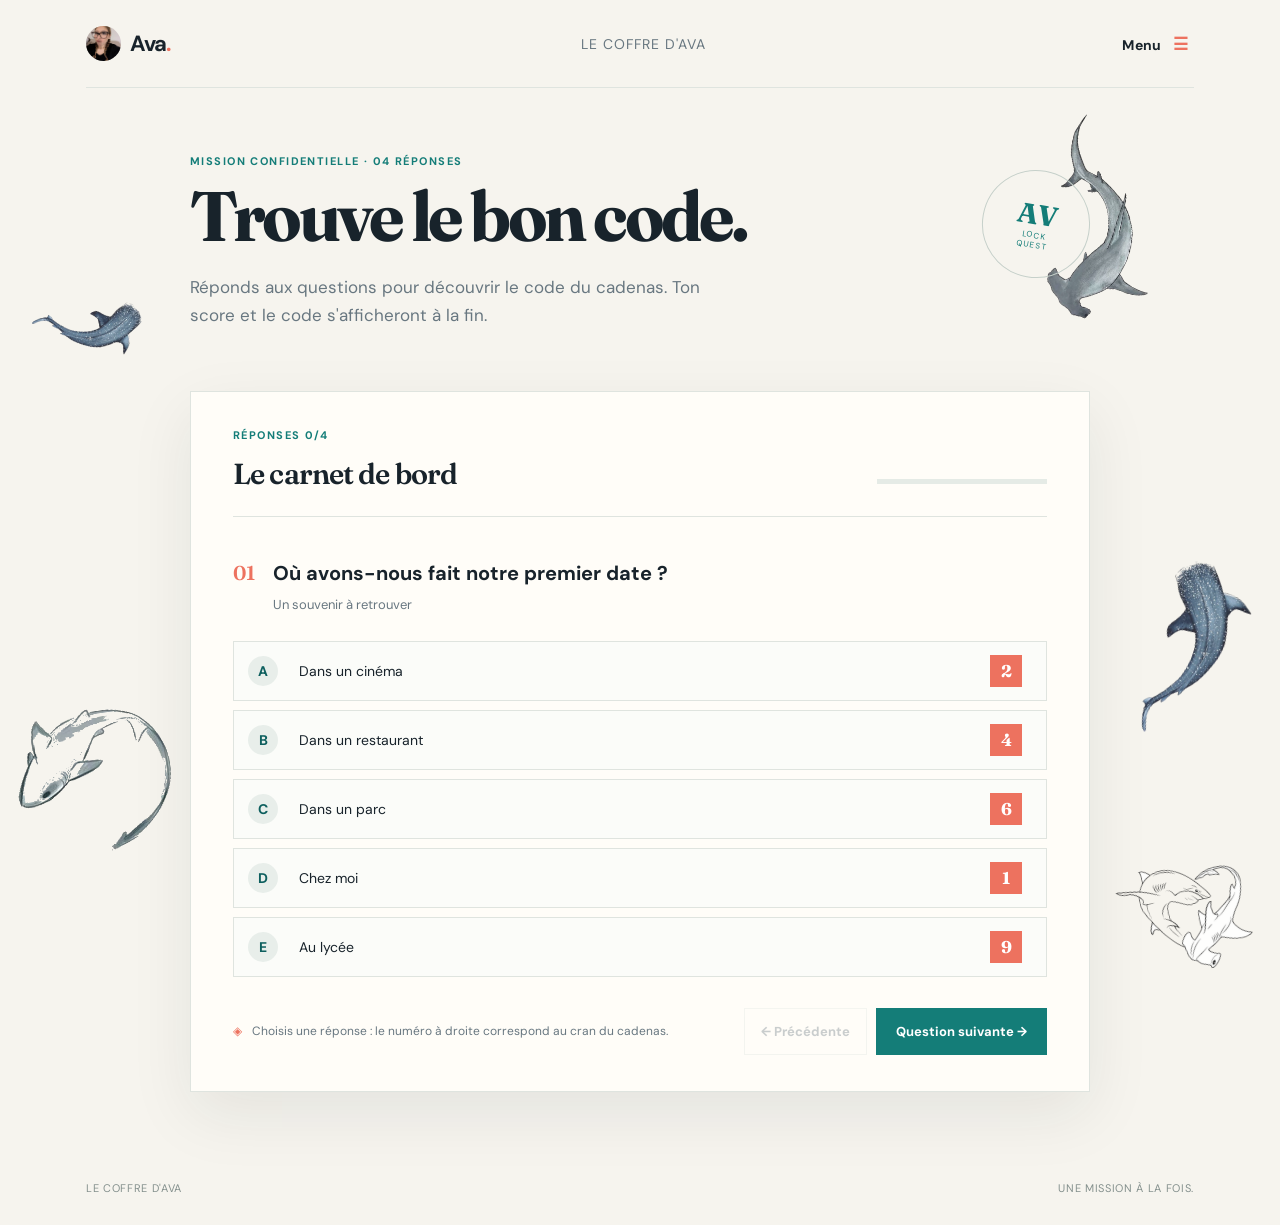
<file: index.html>
<!doctype html>
<html lang="fr">
<head>
  <meta charset="UTF-8">
  <meta name="viewport" content="width=device-width, initial-scale=1.0">
  <title>Le coffre d'Ava | Questionnaire</title>
  <link rel="preconnect" href="https://fonts.googleapis.com">
  <link rel="preconnect" href="https://fonts.gstatic.com" crossorigin>
  <link href="https://fonts.googleapis.com/css2?family=DM+Sans:wght@400;500;700&family=Fraunces:opsz,wght@9..144,600;9..144,700&display=swap" rel="stylesheet">
  <link rel="stylesheet" href="styles.css">
</head>
<body>
  <div class="site-shell">
    <header class="topbar">
      <a class="brand" href="index.html" aria-label="Retour au questionnaire">
        <img class="brand-mark" src="assets/logo-photo.jpg" alt="Photo de Khadija">
        <span>Ava<span class="brand-dot">.</span></span>
      </a>
      <div class="topbar-title">Le coffre d'Ava</div>
      <div class="menu-wrap">
        <button class="menu-button" id="menuButton" aria-expanded="false" aria-controls="menuPanel">Menu <span>☰</span></button>
        <nav class="menu-panel" id="menuPanel" aria-label="Navigation principale">
          <a href="index.html">Questionnaire</a>
          <button id="historyLink" type="button">Historique</button>
          <a href="aide.html">Aide</a>
        </nav>
      </div>
    </header>

    <main class="questionnaire-main">
      <img class="marine-decoration shark-left" src="assets/shark-left.png" alt="" aria-hidden="true">
      <img class="marine-decoration shark-right" src="assets/shark-right.png" alt="" aria-hidden="true">
      <img class="marine-decoration shark-flower" src="assets/flower-hammerhead.png" alt="" aria-hidden="true">
      <img class="marine-decoration shark-thresher" src="assets/thresher-shark.png" alt="" aria-hidden="true">
      <img class="marine-decoration shark-duo" src="assets/duo-shark.png" alt="" aria-hidden="true">
      <section class="intro">
        <div>
          <p class="eyebrow">Mission confidentielle · <span id="questionTotalLabel">04</span> réponses</p>
          <h1>Trouve le bon code.</h1>
          <p class="intro-copy">Réponds aux questions pour découvrir le code du cadenas. Ton score et le code s'afficheront à la fin.</p>
        </div>
        <div class="seal" aria-hidden="true"><span>AV</span><small>LOCK<br>QUEST</small></div>
      </section>

      <section class="question-board" aria-labelledby="question-title">
        <div class="board-heading">
          <div>
            <p class="eyebrow">Réponses <span id="answeredCount">0</span>/<span id="questionTotal">4</span></p>
            <h2 id="question-title">Le carnet de bord</h2>
          </div>
          <div class="progress-track" aria-label="Progression"><span id="progressBar"></span></div>
        </div>
        <form id="quizForm">
          <div class="question-list" id="questionList"></div>
          <div class="form-footer">
            <p class="hint"><span>◈</span> Choisis une réponse : le numéro à droite correspond au cran du cadenas.</p>
            <div class="navigation-buttons"><button class="secondary-button" id="previousQuestion" type="button">← Précédente</button><button class="primary-button" id="nextQuestion" type="button">Question suivante <span>→</span></button></div>
          </div>
        </form>
      </section>

      <section class="history-section" id="historySection" hidden>
        <div class="section-heading">
          <div><p class="eyebrow">Tes tentatives</p><h2>Historique</h2></div>
          <button class="text-button" id="clearHistory" type="button">Effacer</button>
        </div>
        <div id="historyList" class="history-list"></div>
      </section>
    </main>

    <footer><span>Le coffre d'Ava</span><span>Une mission à la fois.</span></footer>
  </div>
  <div class="modal-backdrop" id="resultModal" hidden>
    <section class="result-modal" role="dialog" aria-modal="true" aria-labelledby="resultTitle">
      <button class="close-button" id="closeModal" aria-label="Fermer">×</button>
      <div id="regularResult">
        <div class="result-icon" id="resultIcon">✦</div>
        <p class="eyebrow">Mission terminée</p>
        <h2 id="resultTitle">Ton score est prêt.</h2>
        <p id="resultText"></p>
        <div class="score-display"><strong id="scoreNumber">0</strong><span>/ <span id="scoreTotal">4</span> bonnes réponses</span></div>
        <div class="score-display"><strong id="lockCode"></strong><span>Code du cadenas</span></div>
      </div>
      <div id="successResult" class="success-result" hidden>
        <p class="success-score"><span id="successScore">0</span>/<span id="successTotal">4</span></p>
        <p class="eyebrow">Mission réussie</p>
        <h2>Le coffre peut être ouvert.</h2>
        <p class="success-message">GG tu as répondu à toutes les questions sans faire de faute j'espère que tu as kiffé le petit questionnaire que j'ai fait pour toi.<br><br>Bon je te fais aussi une petite lettre pour ton anniversaire, déjà joyeux anniversaire je suis très content d'être toujours à t'es côté et j'espère l'être encore longtemps même si il y a eu des bas il y a eu aussi de bonnes choses. On a pas fini de découvrir des choses ensemble. Je t'offre un cadeau en espérant que ça te plaise (ta intérêt sinon je le reprends enflure). Sache que je t'aime de tout mon cœur et j'espère encore une fois que ton cadeau te plaît.<br><br>Joyeux anniversaire mon bb 😋<br><br>Ps : non je me suis pas br avec cette fois-ci</p>
        <div class="lock-code">
          <span>Code du cadenas</span>
          <strong id="successLockCode"></strong>
        </div>
      </div>
      <button class="primary-button" id="newAttempt" type="button">Nouvelle tentative <span>↻</span></button>
    </section>
  </div>
  <script src="app.js"></script>
</body>
</html>
</file>
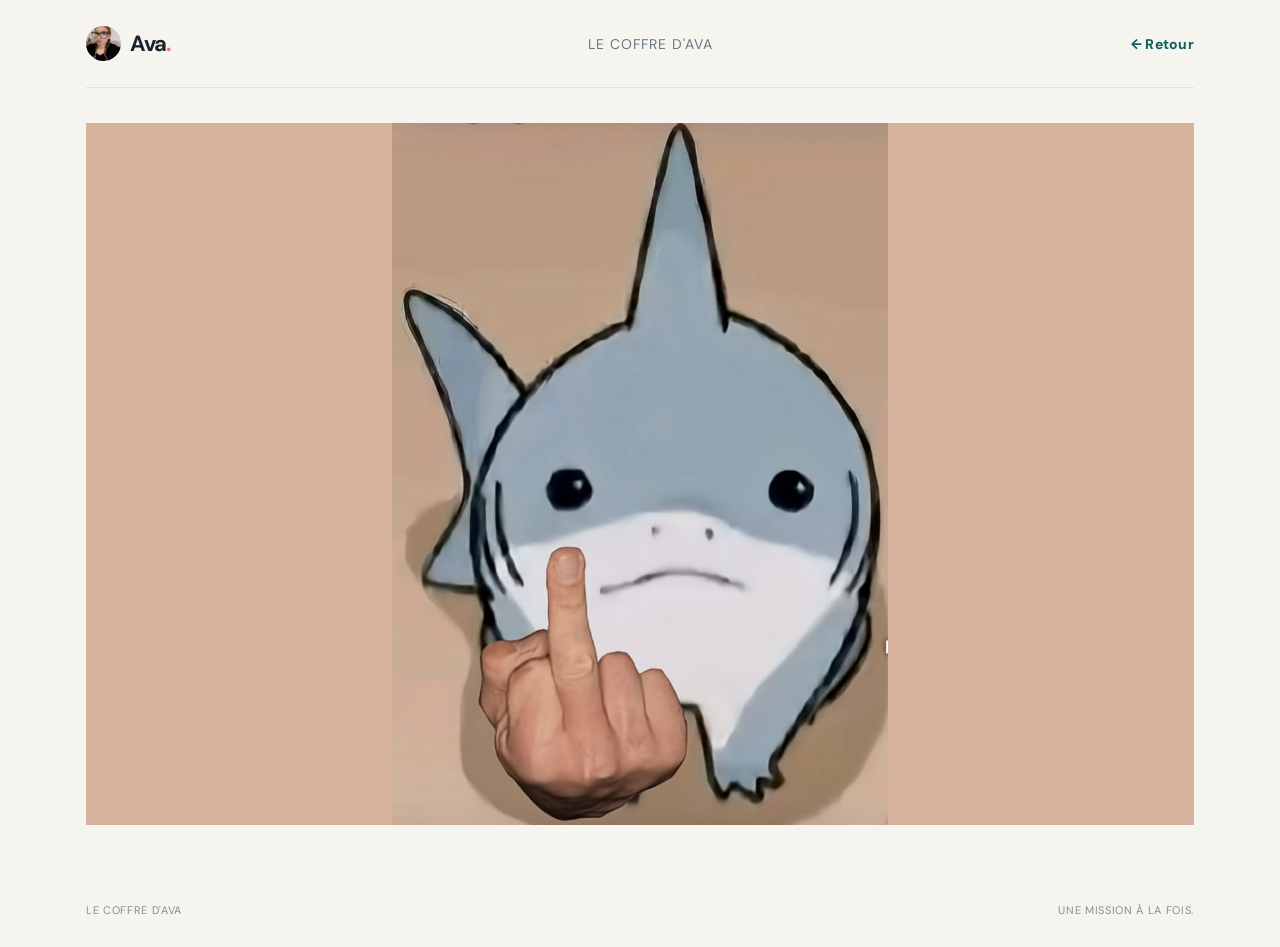
<file: aide.html>
<!doctype html>
<html lang="fr">
<head>
  <meta charset="UTF-8">
  <meta name="viewport" content="width=device-width, initial-scale=1.0">
  <title>Aide | Le coffre d'Ava</title>
  <link rel="preconnect" href="https://fonts.googleapis.com">
  <link rel="preconnect" href="https://fonts.gstatic.com" crossorigin>
  <link href="https://fonts.googleapis.com/css2?family=DM+Sans:wght@400;500;700&family=Fraunces:opsz,wght@9..144,600;9..144,700&display=swap" rel="stylesheet">
  <link rel="stylesheet" href="styles.css">
</head>
<body>
  <div class="site-shell">
    <header class="topbar">
      <a class="brand" href="index.html"><img class="brand-mark" src="assets/logo-photo.jpg" alt="Photo de Khadija"><span>Ava<span class="brand-dot">.</span></span></a>
      <div class="topbar-title">Le coffre d'Ava</div>
      <a class="back-link" href="index.html">← Retour</a>
    </header>
    <main class="help-page photo-only">
      <img class="help-photo" src="assets/help-shark.jpg" alt="Illustration d'un requin avec un geste amusant">
    </main>
    <footer><span>Le coffre d'Ava</span><span>Une mission à la fois.</span></footer>
  </div>
</body>
</html>
</file>
<file: styles.css>
.result-modal{max-height:90vh;overflow-y:auto}
:root{--ink:#18232b;--muted:#687780;--paper:#f6f4ee;--cream:#fffdf8;--teal:#147d78;--teal-dark:#0d5f5e;--coral:#ed725f;--line:#dfe4df;--shadow:0 22px 60px rgba(24,35,43,.08)}
*{box-sizing:border-box}body{margin:0;background:var(--paper);color:var(--ink);font-family:"DM Sans",sans-serif}a{color:inherit;text-decoration:none}button{font:inherit;cursor:pointer;border:0}.site-shell{max-width:1180px;margin:0 auto;padding:0 36px}.topbar{height:88px;display:flex;align-items:center;justify-content:space-between;border-bottom:1px solid var(--line)}.brand{display:flex;align-items:center;gap:9px;font-size:22px;font-weight:700;letter-spacing:-.04em}.brand-mark{display:grid;place-items:center;width:35px;height:35px;background:var(--coral);color:white;border-radius:50%;font-family:Fraunces,serif;font-size:21px}.brand-dot{color:var(--coral)}.topbar-title{font-size:14px;color:var(--muted);letter-spacing:.07em;text-transform:uppercase}.menu-wrap{position:relative}.menu-button,.back-link{background:transparent;color:var(--ink);font-size:14px;font-weight:700;letter-spacing:.02em}.menu-button span{color:var(--coral);padding-left:8px;font-size:17px}.menu-panel{display:none;position:absolute;right:0;top:36px;z-index:5;background:var(--cream);border:1px solid var(--line);box-shadow:var(--shadow);min-width:170px;padding:8px}.menu-panel.open{display:grid}.menu-panel a,.menu-panel button{text-align:left;padding:12px;background:none;font-size:14px;color:var(--ink)}.menu-panel a:hover,.menu-panel button:hover{background:#eff5f0;color:var(--teal-dark)}main{padding:66px 0}.intro{display:flex;justify-content:space-between;align-items:flex-start;max-width:900px;margin:0 auto 62px}.eyebrow{margin:0 0 14px;color:var(--teal);font-weight:700;text-transform:uppercase;letter-spacing:.13em;font-size:11px}.intro h1,.help-hero h1{font:700 clamp(42px,6vw,70px)/.98 Fraunces,serif;letter-spacing:-.05em;margin:0 0 22px}.intro-copy{max-width:520px;font-size:17px;line-height:1.65;color:var(--muted);margin:0}.seal{width:108px;height:108px;border:1px solid #c6d0ca;border-radius:50%;display:grid;place-items:center;align-content:center;color:var(--teal);transform:rotate(10deg);margin-top:16px}.seal span{font:700 28px Fraunces,serif}.seal small{text-align:center;font-size:8px;line-height:1.2;letter-spacing:.14em}.question-board,.history-section{max-width:900px;margin:auto;background:var(--cream);border:1px solid var(--line);box-shadow:var(--shadow);padding:36px 42px}.board-heading,.section-heading{display:flex;justify-content:space-between;align-items:end;border-bottom:1px solid var(--line);padding-bottom:25px;margin-bottom:20px}.board-heading h2,.section-heading h2{font:600 29px Fraunces,serif;margin:0;letter-spacing:-.03em}.progress-track{width:170px;height:5px;background:#e5ebe6;margin-bottom:7px}.progress-track span{display:block;background:var(--coral);height:100%;width:0;transition:width .3s ease}.question-row{display:grid;grid-template-columns:48px 1fr 150px;align-items:center;gap:18px;padding:19px 0;border-bottom:1px solid #edf0ec}.question-number{font:600 20px Fraunces,serif;color:var(--coral)}.question-copy strong{display:block;font-size:15px;margin-bottom:4px}.question-copy small{color:var(--muted);font-size:12px}.answer-input{width:100%;border:1px solid #cbd5cf;background:#fbfcf9;padding:13px 14px;font-size:16px;color:var(--ink);outline:none}.answer-input:focus{border-color:var(--teal);box-shadow:0 0 0 3px rgba(20,125,120,.12)}.form-footer{display:flex;justify-content:space-between;align-items:center;padding-top:26px}.hint{margin:0;color:var(--muted);font-size:12px}.hint span{color:var(--coral);margin-right:7px}.primary-button{background:var(--teal);color:#fff;padding:14px 20px;font-weight:700;font-size:13px;transition:background .2s,transform .2s}.primary-button:hover{background:var(--teal-dark);transform:translateY(-2px)}.primary-button span{padding-left:18px;font-size:18px}.history-section{margin-top:30px}.text-button{background:none;color:var(--coral);font-size:12px;font-weight:700}.history-list{display:grid;gap:9px}.history-item{display:flex;justify-content:space-between;padding:15px 0;border-bottom:1px solid var(--line);font-size:13px}.history-item strong{color:var(--teal-dark)}footer{display:flex;justify-content:space-between;padding:23px 0 30px;color:#84908d;font-size:11px;letter-spacing:.06em;text-transform:uppercase}.modal-backdrop{position:fixed;inset:0;display:grid;place-items:center;background:rgba(24,35,43,.45);padding:20px;z-index:10}.modal-backdrop[hidden],.history-section[hidden]{display:none}.result-modal{position:relative;background:var(--cream);max-width:390px;width:100%;padding:44px;text-align:center;box-shadow:var(--shadow)}.close-button{position:absolute;right:18px;top:13px;background:none;color:var(--muted);font-size:25px}.result-icon{color:var(--coral);font-size:32px;margin-bottom:17px}.result-modal h2{font:600 31px Fraunces,serif;margin:0 0 12px}.result-modal p:not(.eyebrow){color:var(--muted);font-size:14px;line-height:1.5;margin:0}.score-display{padding:22px 0 25px}.score-display strong{font:700 58px Fraunces,serif;color:var(--teal)}.score-display span{color:var(--muted);font-size:13px}.help-page{padding-top:76px}.help-hero{display:grid;grid-template-columns:1fr 1fr;gap:65px;align-items:center;max-width:900px;margin:0 auto 90px}.help-hero h1{font-size:62px}.help-hero h1 em{color:var(--coral);font-style:normal}.help-hero>div:first-child>p:last-child{color:var(--muted);line-height:1.6;max-width:360px}.help-image{height:340px;background:#bedbd5;position:relative;overflow:hidden}.sun{position:absolute;width:130px;height:130px;border-radius:50%;background:#f5c47b;top:32px;right:43px}.lock-illustration{position:absolute;z-index:2;left:50%;top:100px;transform:translateX(-50%);width:135px;height:145px;background:var(--coral);border-radius:12px;box-shadow:12px 15px 0 rgba(13,95,94,.22)}.lock-illustration span{position:absolute;width:75px;height:75px;border:15px solid var(--teal-dark);border-bottom:0;border-radius:50px 50px 0 0;left:30px;top:-59px}.lock-illustration i{display:grid;place-items:center;height:100%;color:#fff;font:700 24px Fraunces,serif;font-style:normal}.wave{position:absolute;left:-20%;width:140%;height:100px;background:#6eb5ad;border-radius:50% 50% 0 0;transform:rotate(-5deg)}.wave-one{bottom:-40px}.wave-two{bottom:-80px;background:#3e9993}.help-rules{max-width:900px;margin:auto}.rules-grid{display:grid;grid-template-columns:repeat(3,1fr);gap:35px;border-top:1px solid var(--line);padding-top:25px}.rules-grid b{font:700 32px Fraunces,serif;color:var(--coral)}.rules-grid h2{font:600 23px Fraunces,serif;margin:18px 0 8px}.rules-grid p{color:var(--muted);font-size:13px;line-height:1.6;margin:0}.back-link{color:var(--teal-dark)}
@media(max-width:680px){.site-shell{padding:0 19px}.topbar{height:72px}.topbar-title{display:none}.intro{margin-bottom:40px}.intro h1,.help-hero h1{font-size:47px}.seal{width:78px;height:78px}.seal span{font-size:21px}.question-board,.history-section{padding:25px 18px}.board-heading{align-items:start;gap:20px}.progress-track{width:80px;margin-top:10px}.question-row{grid-template-columns:30px 1fr;gap:10px}.answer-input{grid-column:2}.form-footer{align-items:flex-start;gap:22px;flex-direction:column}.primary-button{width:100%}.help-hero{grid-template-columns:1fr;gap:38px;margin-bottom:60px}.help-page{padding-top:48px}.help-image{height:280px}.rules-grid{grid-template-columns:1fr;gap:25px}.result-modal{padding:38px 25px}}

.choice-grid{grid-column:2;display:grid;grid-template-columns:repeat(9,1fr);gap:6px;margin-top:5px}.choice-button{height:35px;border:1px solid #cbd5cf;background:#fbfcf9;color:var(--ink);font-size:13px;font-weight:700;transition:background .15s,color .15s,border .15s}.choice-button:hover{border-color:var(--teal);color:var(--teal-dark)}.choice-button.selected{background:var(--teal);border-color:var(--teal);color:#fff}.question-row.incomplete{background:#fff5f1}
@media(max-width:680px){.question-row{grid-template-columns:30px 1fr}.choice-grid{grid-column:2;grid-template-columns:repeat(5,1fr)}}

.single-question{padding:10px 0 5px}.question-prompt{display:flex;gap:18px;align-items:flex-start;padding:13px 0 27px}.question-prompt strong{display:block;font-size:20px;margin:0 0 7px}.question-prompt small{color:var(--muted);font-size:13px}.answer-list{display:grid;gap:9px}.answer-option{display:grid;grid-template-columns:39px 1fr 42px;align-items:center;gap:12px;width:100%;padding:13px 14px;text-align:left;border:1px solid var(--line);background:#fbfcf9;color:var(--ink);font-size:14px;transition:border .15s,background .15s,transform .15s}.answer-option:hover{border-color:var(--teal);transform:translateX(3px)}.answer-option.selected{border-color:var(--teal);background:#e9f3ef}.option-letter{display:grid;place-items:center;width:30px;height:30px;border-radius:50%;background:#e8eeea;color:var(--teal-dark);font-weight:700}.lock-notch{display:grid;place-items:center;width:32px;height:32px;background:var(--coral);color:#fff;font:700 17px Fraunces,serif}.answer-option.selected .option-letter{background:var(--teal);color:#fff}.single-question.incomplete .answer-list{outline:2px solid #f3b2a5;outline-offset:5px}.navigation-buttons{display:flex;gap:9px}.secondary-button{padding:14px 16px;background:transparent;border:1px solid var(--line);color:var(--muted);font-size:13px;font-weight:700}.secondary-button:disabled{opacity:.35;cursor:not-allowed}.navigation-buttons .primary-button{white-space:nowrap}
@media(max-width:680px){.question-prompt{gap:11px}.question-prompt strong{font-size:17px}.answer-option{grid-template-columns:34px 1fr 37px;padding:11px}.navigation-buttons{width:100%;flex-direction:column-reverse}.secondary-button{width:100%}}

.help-image{height:420px;background:#d7b29d;overflow:hidden;position:relative}.help-photo{display:block;width:100%;height:100%;object-fit:contain;object-position:center}
@media(max-width:680px){.help-image{height:360px}.help-photo{object-position:center}}
.photo-only{padding:35px 0 55px}.photo-only .help-photo{width:100%;height:min(78vh,720px);background:#d7b29d;object-fit:contain}
@media(max-width:680px){.photo-only{padding:24px 0 35px}.photo-only .help-photo{height:72vh}}

.questionnaire-main{position:relative;isolation:isolate;overflow:visible}.questionnaire-main>*:not(.marine-decoration){position:relative;z-index:1}.marine-decoration{position:absolute;z-index:0;pointer-events:none;user-select:none;opacity:.88;object-fit:contain}.shark-left{width:190px;height:220px;left:-92px;top:135px;transform:rotate(-12deg)}.shark-right{width:215px;height:265px;right:-103px;top:430px;transform:rotate(18deg)}.shark-flower{width:155px;height:205px;right:8px;top:30px;transform:rotate(12deg)}.shark-thresher{width:180px;height:145px;left:-82px;top:620px;transform:rotate(-8deg)}.shark-duo{width:175px;height:205px;right:-82px;top:720px;transform:rotate(-13deg)}
@media(max-width:680px){.shark-left{width:120px;height:150px;left:-64px;top:165px;opacity:.42}.shark-right{width:135px;height:175px;right:-66px;top:510px;opacity:.42}.shark-flower{width:100px;height:135px;right:-38px;top:70px;opacity:.4}.shark-thresher{width:120px;height:100px;left:-55px;top:590px;opacity:.4}.shark-duo{width:115px;height:135px;right:-50px;top:700px;opacity:.4}}

.brand-mark{display:block;object-fit:cover;object-position:center}
.success-result{text-align:center}.success-score{margin:0 0 10px;color:var(--coral);font:700 64px/.95 Fraunces,serif;letter-spacing:-.05em}.success-result h2{margin:0 0 14px;font:700 31px/1.05 Fraunces,serif}.success-message{max-width:390px;margin:0 auto 25px;color:var(--muted);font-size:15px;line-height:1.6}.lock-code{display:grid;gap:8px;margin:0 auto 28px;padding:17px 20px;background:#eef5f0;border:1px solid #cbded4}.lock-code span{color:var(--muted);font-size:11px;font-weight:700;letter-spacing:.12em;text-transform:uppercase}.lock-code strong{color:var(--teal-dark);font:700 27px Fraunces,serif;letter-spacing:.1em}
</file>
